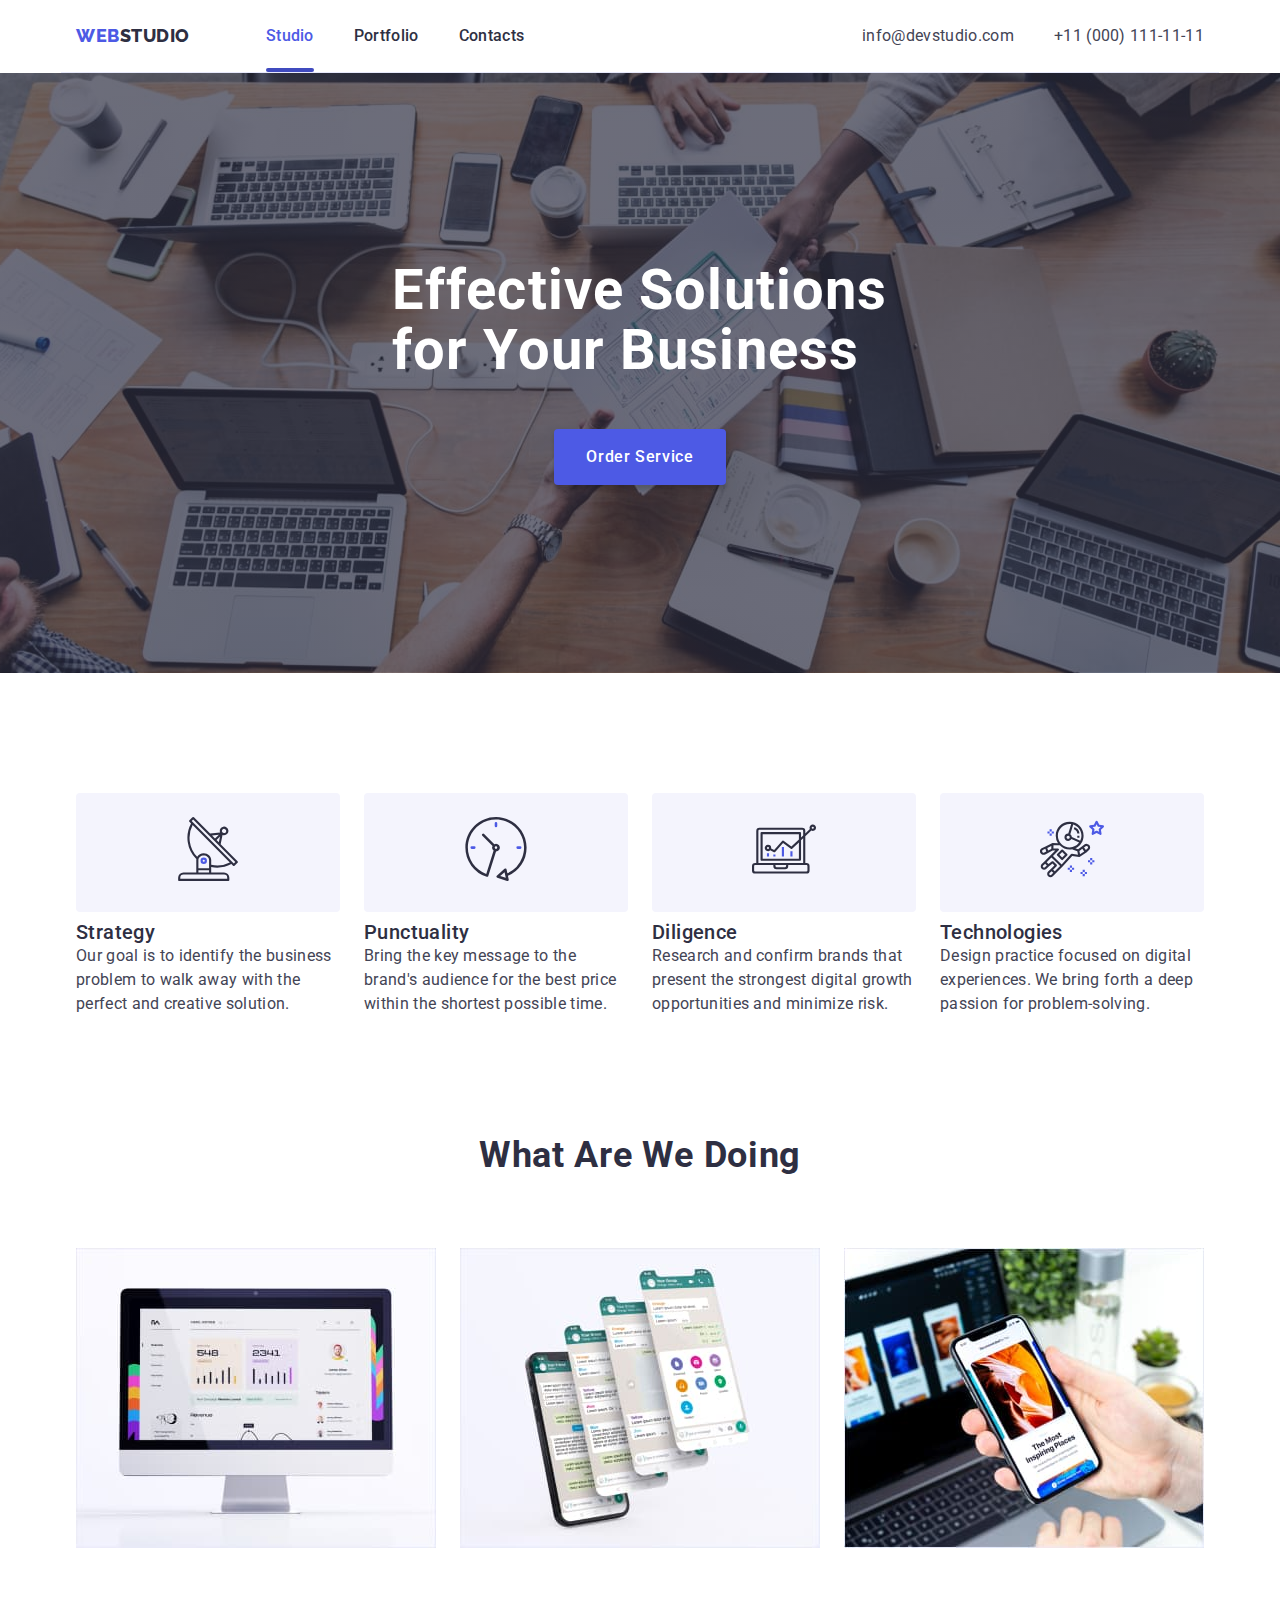
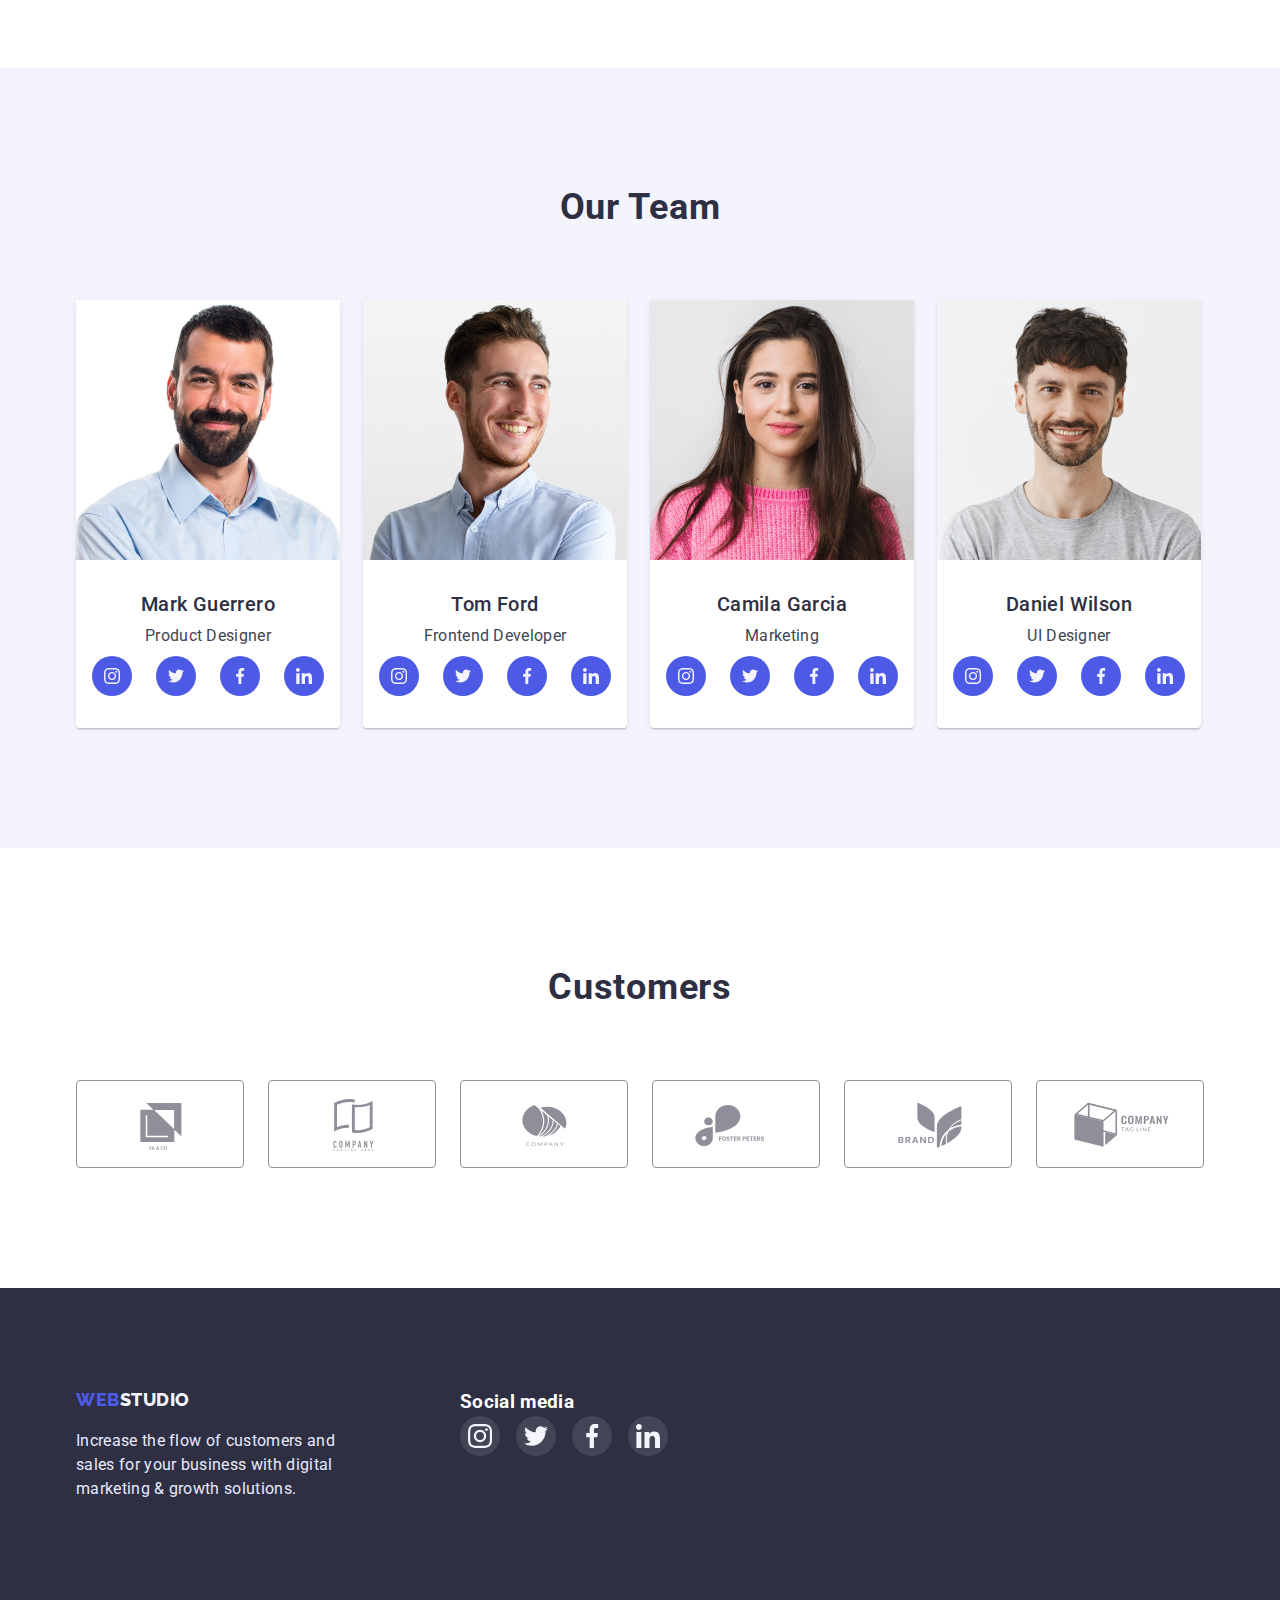
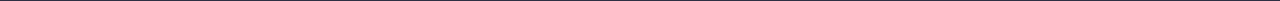
<file: index.html>
<!DOCTYPE html>
<html lang="en">

<head>
    <meta charset="UTF-8">
    <meta http-equiv="X-UA-Compatible" content="IE=edge">
    <meta name="viewport" content="width=device-width, initial-scale=1.0">
    <link rel="stylesheet" href="https://cdnjs.cloudflare.com/ajax/libs/modern-normalize/1.1.0/modern-normalize.css">
    <link rel="preconnect" href="https://fonts.googleapis.com">
    <link rel="preconnect" href="https://fonts.gstatic.com" crossorigin>
    <link href="https://fonts.googleapis.com/css2?family=Raleway:wght@800&family=Roboto:wght@400;500;700&display=swap"
        rel="stylesheet">
    <link rel="stylesheet" href="./css/styles.css">
    <title>Mane page</title>
</head>

<body class="body">
    <header class="head">
<div class="container head-container center">
        <!--Навігація-->
        <nav class="nav center">
            <a href="" class="link-logo  link">web<span class="nav-logo">studio</span></a>
            <ul class="nav-list list">
                <li class="nav-item"><a href="./index.html" class="nav-link link current">Studio</a></li>
                <li class="nav-item"><a href="./portfolio.html" class="nav-link link">Portfolio</a></li>
                <li class="nav-item"><a href="" class="nav-link link">Contacts</a></li>
            </ul>
        </nav>
        <!--Контакти-->
        <ul class="contact list ">
            <li class="contact-list"><a href="mailto:info@devstudio.com" class="contact-link link">info@devstudio.com</a></li>
            <li class="contact-list"><a href="tel:+110001111111" class="contact-link link">+11 (000) 111-11-11</a></li>
        </ul>
</div>

    </header>
    <main>
        <!--Section Hero-->
        <div class="hero-background">
            <section class="section hero">
                <div class="container center">
                    <h1 class="slogan">Effective Solutions for Your Business</h1>
                    <button class="hero-btn btn" data-modal-open type="button">Order Service</button>
                </div>
            </section>
            </div>
            <!--features-->
            <section class="section features">
                <div class="container">
                    <h2 class="title hide">Features</h2>
                    <ul class="feature-list list">
                        <li class="feature-item icon-antenna">
                           <div class="icon-card">
                            <svg class="icon" width="64" height="64">         <use href="./image/symboldefsopt.svg#icon-antenna"></use>
                            </svg>
                           </div>
                            <h3 class="feature-subtitle subtitle">Strategy</h3>
                            <p class="feature-text">Our goal is to identify the business
                                problem to walk away with the perfect and creative solution.</p>
                        </li>
                        <li class="feature-item">
                            <div class="icon-card">
                                <svg class="icon" width="64" height="64">
                                    <use href="./image/symboldefsopt.svg#icon-clock"></use>
                                </svg>
                            </div>
                            <h3 class="feature-subtitle subtitle">Punctuality</h3>
                            <p class="feature-text">Bring the key message to the brand's audience for the best price within the
                                shortest
                                possible time.
                            </p>
                        </li>
                        <li class="feature-item">
                            <div class="icon-card">
                                <svg class="icon" width="64" height="64">
                                    <use href="./image/symboldefsopt.svg#icon-diagram"></use>
                                </svg>
                            </div>
                            <h3 class="feature-subtitle subtitle">Diligence</h3>
                            <p class="feature-text">Research and confirm brands that present the strongest digital growth
                                opportunities
                                and minimize
                                risk.</p>
                        </li>
                        <li class="feature-item">
                            <div class="icon-card">
                                <svg class="icon" width="64" height="64">
                                    <use href="./image/symboldefsopt.svg#icon-astronaut"></use>
                                </svg>
                            </div>
                            <h3 class="feature-subtitle subtitle">Technologies</h3>
                            <p class="feature-text">Design practice focused on digital experiences. We bring forth a deep passion
                                for
                                problem-solving.
                            </p>
                        </li>
                    </ul>
                </div>
            </section>
        <!--What are we doing-->
        <section class="section works">
        <div class="container">
            <h2 class="title">What are we doing</h2>
            <ul class="works-list list">
                <li class="works-item">
                    <img class="image" src="./image/work1.jpg" alt="Monitor" width="360">
                </li>
                <li class="works-item">
                    <img class="image" src="./image/work2.jpg" alt="Mobile" width="360">
                </li>
                <li class="works-item">
                    <img class="image" src="./image/work3.jpg" alt="mobile in hand" width="360">
                </li>
            </ul>
        </div>
        </section>
        <!--Our Team-->
        <section class="section team">
        <div class="container">
            <h2 class="title">Our Team</h2>
            <ul class="team-list list">
                <li class="team-item">
                    <div class="team-item-container">
                        <img class="image" src="./image/worker1.jpg" alt="man" width="264">
                        <div class="team-card">
                            <h3 class="team-people subtitle">Mark Guerrero</h3>
                            <p class="team-profesion">Product Designer</p>
                            <ul class="team-contact list">
                                <li class="team-contact-iteam link"> <a href="" class="link team-link">
                                        <svg class="icon-contact" width="16"  height="16">
                                            <use href="./image/symboldefsopt.svg#icon-instagram"></use>
                                        </svg>
                                    </a>
                                </li>
                                <li class="team-contact-iteam link"> <a href="" class="link team-link">
                                        <svg class="icon-contact" width="16"  height="16">
                                            <use href="./image/symboldefsopt.svg#icon-twitter"></use>
                                        </svg>
                                    </a>
                                </li>
                                <li class="team-contact-iteam link"> <a href="" class="link team-link">
                                        <svg class="icon-contact" width="16"  height="16">
                                            <use href="./image/symboldefsopt.svg#icon-facebook"></use>
                                        </svg>
                                    </a>
                                </li>
                                <li class="team-contact-iteam link"> <a href="" class="link team-link">
                                        <svg class="icon-contact" width="16"  height="16">
                                            <use href="./image/symboldefsopt.svg#icon-linkedin"></use>
                                        </svg>
                                    </a>
                                </li>
                            </ul>
                        </div>
                        
                    </div>
                </li>
                <li class="team-item">
                   <div class="team-item-container">
                    <img class="image" src="./image/worker2.jpg" alt="man" width="264">
                    <div class="team-card">
                        <h3 class="team-people subtitle ">Tom Ford</h3>
                        <p class="team-profesion">Frontend Developer</p>
                        <ul class="team-contact list">
                            <li class="team-contact-iteam link"> <a href="" class="link team-link">
                                    <svg class="icon-contact" width="16"  height="16">
                                        <use href="./image/symboldefsopt.svg#icon-instagram"></use>
                                    </svg>
                                </a>
                            </li>
                            <li class="team-contact-iteam link"> <a href="" class="link team-link">
                                    <svg class="icon-contact" width="16"  height="16">
                                        <use href="./image/symboldefsopt.svg#icon-twitter"></use>
                                    </svg>
                                </a>
                            </li>
                            <li class="team-contact-iteam link"> <a href="" class="link team-link">
                                    <svg class="icon-contact" width="16"  height="16">
                                        <use href="./image/symboldefsopt.svg#icon-facebook"></use>
                                    </svg>
                                </a>
                            </li>
                            <li class="team-contact-iteam link"> <a href="" class="link team-link">
                                    <svg class="icon-contact" width="16"  height="16">
                                        <use href="./image/symboldefsopt.svg#icon-linkedin"></use>
                                    </svg>
                                </a>
                            </li>
                        </ul>
                    </div>
                   </div>
                </li>
                <li class="team-item">
                    <div class="team-item-container">
                        <img class="image" src="./image/worker3.jpg" alt="woman" width="264">
                        <div class="team-card">
                            <h3 class="team-people subtitle">Camila Garcia</h3>
                            <p class="team-profesion">Marketing</p>
                            <ul class="team-contact list">
                                <li class="team-contact-iteam link"> <a href="" class="link team-link">
                                        <svg class="icon-contact" width="16"  height="16">
                                            <use href="./image/symboldefsopt.svg#icon-instagram"></use>
                                        </svg>
                                    </a>
                                </li>
                                <li class="team-contact-iteam link"> <a href="" class="link team-link">
                                        <svg class="icon-contact" width="16"  height="16">
                                            <use href="./image/symboldefsopt.svg#icon-twitter"></use>
                                        </svg>
                                    </a>
                                </li>
                                <li class="team-contact-iteam link"> <a href="" class="link team-link">
                                        <svg class="icon-contact" width="16"  height="16">
                                            <use href="./image/symboldefsopt.svg#icon-facebook"></use>
                                        </svg>
                                    </a>
                                </li>
                                <li class="team-contact-iteam link"> <a href="" class="link team-link">
                                        <svg class="icon-contact" width="16"  height="16">
                                            <use href="./image/symboldefsopt.svg#icon-linkedin"></use>
                                        </svg>
                                    </a>
                                </li>
                            </ul>
                        </div>
                    </div>
                </li>
                <li class="team-item">
                    <div class="team-item-container">
                        <img class="image" src="./image/worker4.jpg" alt="man" width="264">
                        <div class="team-card">
                            <h3 class="team-people subtitle">Daniel Wilson</h3>
                            <p class="team-profesion">UI Designer</p>
                            <ul class="team-contact list">
                                <li class="team-contact-iteam link"> <a href="" class="link team-link">
                                        <svg class="icon-contact" width="16"  height="16">
                                            <use href="./image/symboldefsopt.svg#icon-instagram"></use>
                                        </svg>
                                    </a>
                                </li>
                                <li class="team-contact-iteam link"> <a href="" class="link team-link">
                                        <svg class="icon-contact" width="16"  height="16">
                                            <use href="./image/symboldefsopt.svg#icon-twitter"></use>
                                        </svg>
                                    </a>
                                </li>
                                <li class="team-contact-iteam link"> <a href="" class="link team-link">
                                        <svg class="icon-contact" width="16"  height="16">
                                            <use href="./image/symboldefsopt.svg#icon-facebook"></use>
                                        </svg>
                                    </a>
                                </li>
                                <li class="team-contact-iteam link"> <a href="" class="link team-link">
                                        <svg class="icon-contact" width="16"  height="16">
                                            <use href="./image/symboldefsopt.svg#icon-linkedin"></use>
                                        </svg>
                                    </a>
                                </li>
                            </ul>
                        </div>
                    </div>
                </li>
            </ul>
        </div>
    </section>
    <section class="customers section">
        <div class="container">
            <h2 class="title">Customers</h2>
            <ul class="customers-list list">
                <li class="customers-item"> <a class="customers-link link" href=""> <svg class="customers-icon" ><use href="./image/symboldefsopt.svg#icon-Logo1"></use>
                </svg> </a></li>
                <li class="customers-item"> <a class="customers-link link" href=""> <svg class="customers-icon" ><use href="./image/symboldefsopt.svg#icon-Logo2"></use>
                </svg> </a></li>
                <li class="customers-item"> <a class="customers-link link" href=""> <svg class="customers-icon" ><use href="./image/symboldefsopt.svg#icon-Logo3"></use>
                </svg> </a></li>
                <li class="customers-item"> <a class="customers-link link" href=""> <svg class="customers-icon" ><use href="./image/symboldefsopt.svg#icon-Logo4"></use>
                </svg> </a></li>
                <li class="customers-item"> <a class="customers-link link" href=""> <svg class="customers-icon" ><use href="./image/symboldefsopt.svg#icon-Logo5"></use>
                </svg> </a></li>
                <li class="customers-item"> <a class="customers-link link" href=""> <svg class="customers-icon" ><use href="./image/symboldefsopt.svg#icon-Logo6"></use>
                </svg> </a></li>
            </ul>
        </div>
    </section>
    </main>
    <!--Footer-->
    <footer class="footer">
        <div class="container footer-container">
            <div class="footer-information">
                <a class="footer-link" href="">web<span class="footer-logo">studio</span></a>
                <p class="footer-text">Increase the flow of customers and sales for your business with digital marketing & growth
                    solutions.</p>
            </div>
            <div class="social-media">
            <h3 class="subtitle-media">Social media</h3>
            <ul class="social-media-list list">
                <li class="social-media-items">
                    <a class="social-media-link link" href="
                    " class="social-media-link"><svg class="media-icon">
                        <use href="./image/symboldefsopt.svg#icon-instagram"></use>
                    </svg></a>
                </li>
                <li class="social-media-items">
                    <a class="social-media-link link" href="" class="social-media-link">
                        <svg class="media-icon">
                            <use href="./image/symboldefsopt.svg#icon-twitter"></use>
                        </svg>
                    </a>
                </li>
                <li class="social-media-items">
                    <a class="social-media-link link" href="" class="social-media-link">
                        <svg class="media-icon">
                            <use href="./image/symboldefsopt.svg#icon-facebook"></use>
                        </svg>
                    </a>
                    
                </li>
                <li class="social-media-items">
                    <a class="social-media-link link" href="" class="social-media-link">
                        <svg class="media-icon">
                            <use href="./image/symboldefsopt.svg#icon-linkedin"></use>
                        </svg>
                    </a>
                </li>
            </ul>
            </div>
        </div> 
    </footer>
    <div class="backdrop is-hidden" data-modal>
        <div class="modal">
            <button type="button" data-modal-close class="modal-close-btn btn">
                <svg class="modal-btn-close-icon" width="8" height="8"><use href="./image/symboldefsopt.svg#icon-close"></use></svg>
            </button>
        </div>
    </div>
    <script src="./js/modal.js"></script>
</body>
</html>
</file>
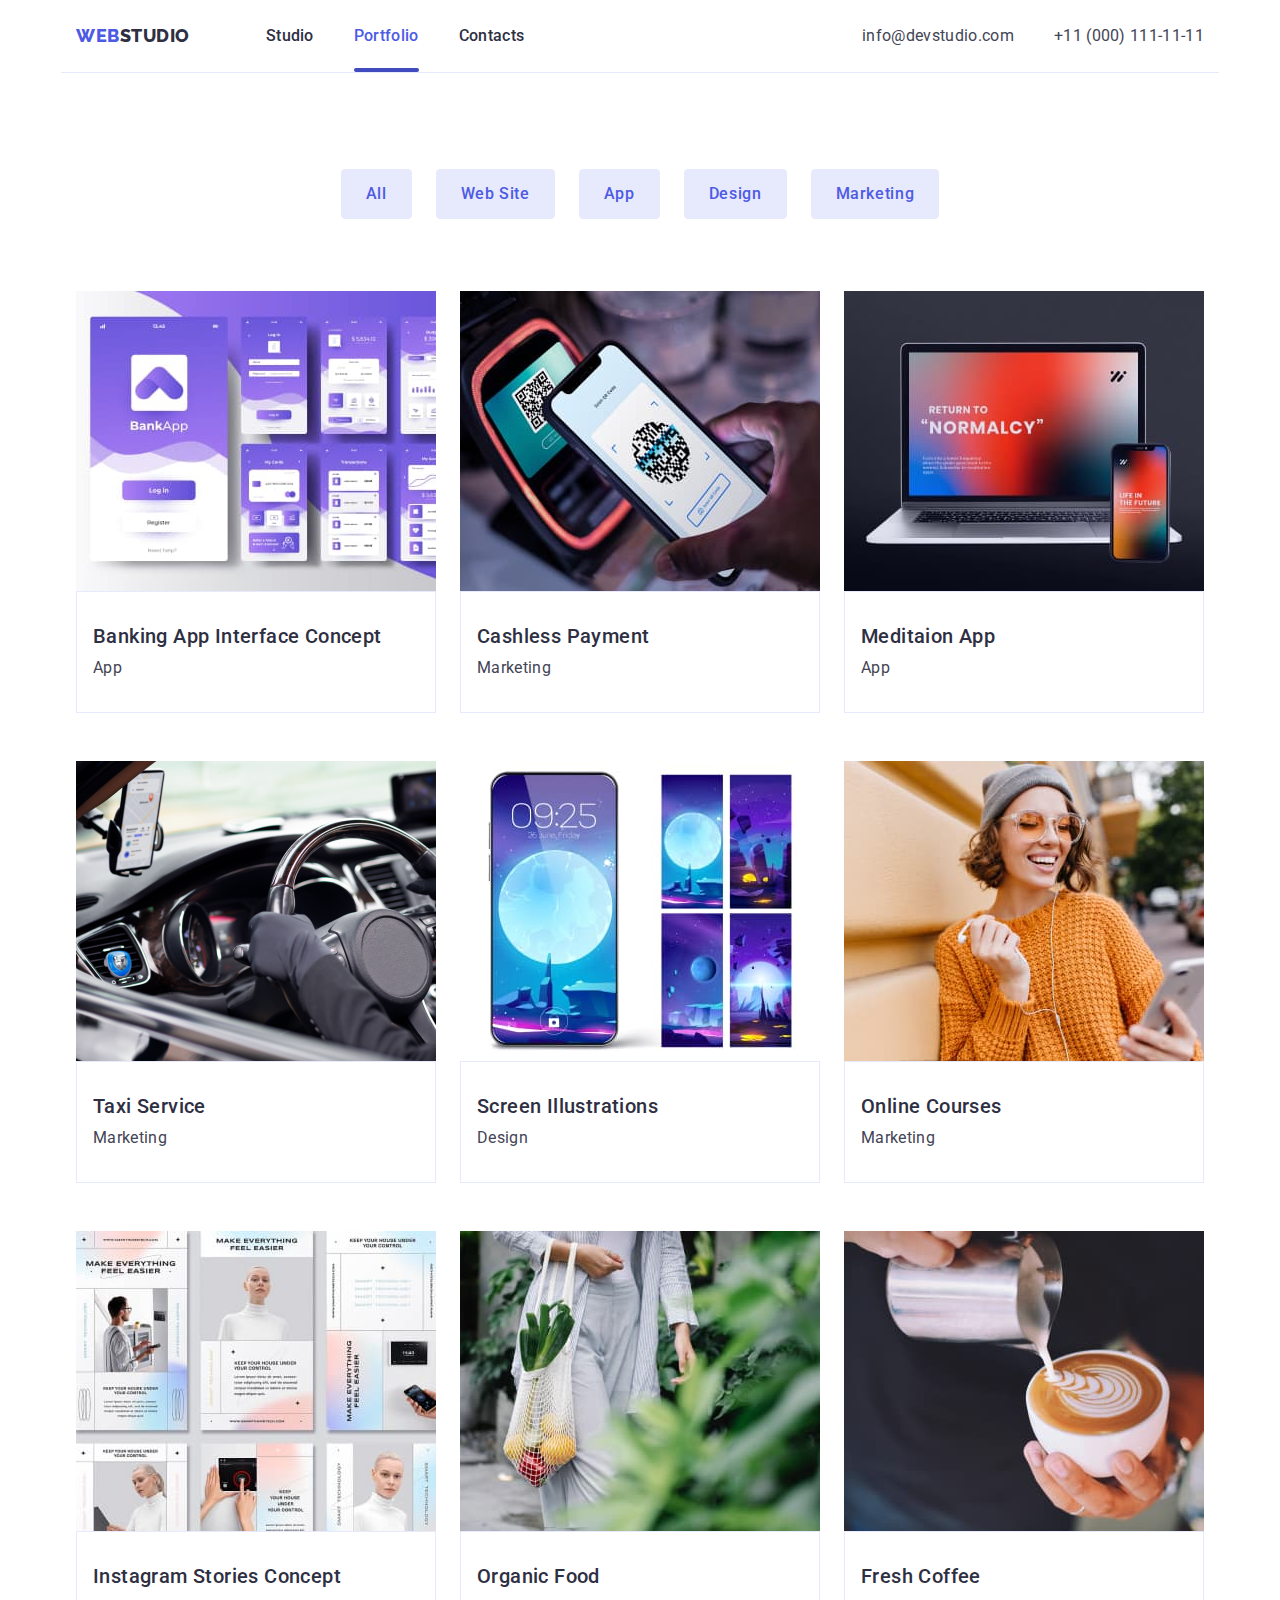
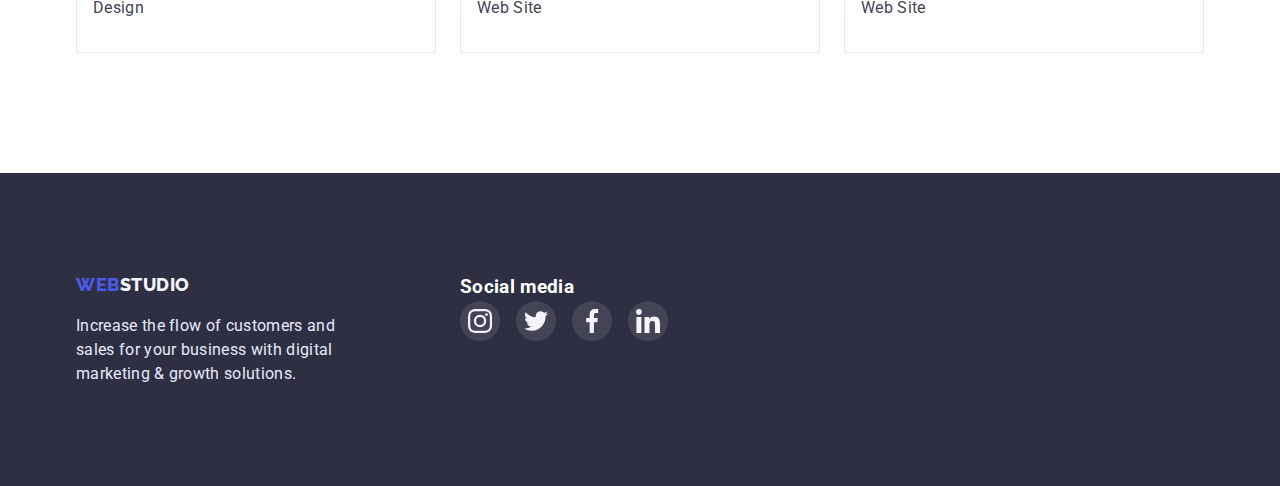
<file: portfolio.html>
<!DOCTYPE html>
<html lang="en">
<head>
    <meta charset="UTF-8">
    <meta http-equiv="X-UA-Compatible" content="IE=edge">
    <meta name="viewport" content="width=device-width, initial-scale=1.0">
    <link rel="stylesheet" href="https://cdnjs.cloudflare.com/ajax/libs/modern-normalize/1.1.0/modern-normalize.css">
    <link rel="preconnect" href="https://fonts.googleapis.com">
    <link rel="preconnect" href="https://fonts.gstatic.com" crossorigin>
    <link href="https://fonts.googleapis.com/css2?family=Raleway:wght@800&family=Roboto:wght@400;500;700&display=swap"
        rel="stylesheet">
    <link rel="stylesheet" href="./css/styles.css">
    <title>Portfolio</title>
</head>
<body class="body">
    <!--Навігація-->
    <header class="head">
        <div class="container head-container center">
    <nav class="nav center">
            <a href="" class="link-logo  link">web<span class="nav-logo">studio</span></a>
            <ul class="nav-list list">
                <li class="nav-item"><a href="./index.html" class="nav-link link">Studio</a></li>
                <li class="nav-item"><a href="./portfolio.html" class="nav-link link current">Portfolio</a></li>
                <li class="nav-item"><a href="" class="nav-link link">Contacts</a></li>
            </ul>
    </nav>
        <!--Контакти-->
        <ul class="contact list ">
            <li class="contact-list"><a href="mailto:info@devstudio.com" class="contact-link link">info@devstudio.com</a></li>
            <li class="contact-list"><a href="tel:+110001111111" class="contact-link link">+11 (000) 111-11-11</a></li>
        </ul>
        </div>
    </header>
    <main>
        <!--Section our work-->
        <section class="section section-work">
        <div class="container">
            <h1 class="hide">Our works</h1>
            <ul class="work-list list">
                <li class="work-item"><button class="work-btn btn" type="button">All</button></li>
                <li class="work-item"><button class="work-btn btn" type="button">Web Site</button></li>
                <li class="work-item"><button class="work-btn btn" type="button">App</button></li>
                <li class="work-item"><button class="work-btn btn" type="button">Design</button></li>
                <li class="work-item"><button class="work-btn btn" type="button">Marketing</button></li>
            </ul>
            <h2 class="hide">Cards</h2>
            <ul class="cards-list list">
                <li class="cards-item">
                    <a href="" class="cards-link link">
                        <div class="cards-link-overlay">
                            <img class="image" src="./image/filtr1.jpg" alt="app" width="360">
                            <p class="overlay">Lorem ipsum dolor sit amet consectetur adipisicing elit. Enim reprehenderit ratione beatae ea eius
                                facilis iusto repellat praesentium, ut neque reiciendis doloribus odio nostrum voluptates, assumenda nisi molestias
                                sapiente nemo?Lorem ipsum dolor sit amet consectetur adipisicing elit. Enim reprehenderit ratione beatae ea eius
                                facilis iusto repellat praesentium, ut neque reiciendis doloribus odio nostrum voluptates, assumenda nisi molestias
                                sapiente nemo?</p>
                        </div>
                        <div class="cards-description">
                            <h3 class="cards-subtitle subtitle">Banking App Interface Concept</h3>
                            <p class="cards-text">App</p>
                        </div>
                    </a>
                </li>
                <li class="cards-item">
                    <a href="" class="cards-link link">
                        <div class="cards-link-overlay">
                            <img class="image" src="./image/filtr2.jpg" alt="payment by telephone" width="360">
                            <p class="overlay">Lorem ipsum dolor sit amet consectetur adipisicing elit. Enim reprehenderit ratione beatae ea
                                eius
                                facilis iusto repellat praesentium, ut neque reiciendis doloribus odio nostrum voluptates, assumenda nisi
                                molestias
                                sapiente nemo?Lorem ipsum dolor sit amet consectetur adipisicing elit. Enim reprehenderit ratione beatae ea eius
                                facilis iusto repellat praesentium, ut neque reiciendis doloribus odio nostrum voluptates, assumenda nisi
                                molestias
                                sapiente nemo?</p>
                        </div>
                        <div class="cards-description">
                            <h3 class="cards-subtitle subtitle">Cashless Payment</h3>
                            <p class="cards-text">Marketing</p>
                        </div> 
                    </a>
                </li>
                <li class="cards-item">
                    <a href="" class="cards-link link">
                        <div class="cards-link-overlay">
                            <img class="image" src="./image/filtr3.jpg" alt="Computer and phone" width="360">
                            <p class="overlay">Lorem ipsum dolor sit amet, consectetur adipisicing elit. Quibusdam, aliquam facere? Laboriosam, et tenetur! Eaque consequuntur sint fugiat facere provident. Cum velit obcaecati modi eaque nesciunt ipsam sint pariatur ipsa.</p>
                        </div>
                        <div class="cards-description">
                            <h3 class="cards-subtitle subtitle">Meditaion App</h3>
                            <p class="cards-text">App</p>
                        </div>
                    </a>
                </li>
                <li class="cards-item">
                    <a href="" class="cards-link link">
                        <div class="cards-link-overlay">
                            <img class="image" src="./image/filtr4.jpg" alt="Phone in the car" width="360">
                            <p class="overlay">Lorem ipsum dolor sit amet consectetur adipisicing elit. Enim reprehenderit ratione beatae ea
                                eius
                                facilis iusto repellat praesentium, ut neque reiciendis doloribus odio nostrum voluptates, assumenda nisi
                                molestias
                                sapiente nemo?Lorem ipsum dolor sit amet consectetur adipisicing elit. Enim reprehenderit ratione beatae ea eius
                                facilis iusto repellat praesentium, ut neque reiciendis doloribus odio nostrum voluptates, assumenda nisi
                                molestias
                                sapiente nemo?</p>
                        </div>
                        <div class="cards-description">
                            <h3 class="cards-subtitle subtitle">Taxi Service</h3>
                            <p class="cards-text">Marketing</p>
                        </div>
                    </a>
                </li>
                <li class="cards-item">
                    <a href="" class="cards-link link">
                        <div class="cards-link-overlay">
                        <img class="image" src="./image/filtr5.jpg" alt="Screen for phone" width="360">
                            <p class="overlay">Lorem ipsum dolor sit amet consectetur adipisicing elit. Enim reprehenderit ratione beatae ea
                                eius
                                facilis iusto repellat praesentium, ut neque reiciendis doloribus odio nostrum voluptates, assumenda nisi
                                molestias
                                sapiente nemo?Lorem ipsum dolor sit amet consectetur adipisicing elit. Enim reprehenderit ratione beatae ea eius
                                facilis iusto repellat praesentium, ut neque reiciendis doloribus odio nostrum voluptates, assumenda nisi
                                molestias
                                sapiente nemo?</p>
                        </div>
                        <div class="cards-description">
                            <h3 class="cards-subtitle subtitle">Screen Illustrations</h3>
                            <p class="cards-text">Design</p>
                        </div>
                    </a>
                </li>
                <li class="cards-item">
                    <a href="" class="cards-link link">
                        <div class="cards-link-overlay">
                        <img class="image" src="./image/filtr6.jpg" alt="a woman with a phone" width="360">
                            <p class="overlay">Lorem ipsum dolor sit amet consectetur adipisicing elit. Enim reprehenderit ratione beatae ea
                                eius
                                facilis iusto repellat praesentium, ut neque reiciendis doloribus odio nostrum voluptates, assumenda nisi
                                molestias
                                sapiente nemo?Lorem ipsum dolor sit amet consectetur adipisicing elit. Enim reprehenderit ratione beatae ea eius
                                facilis iusto repellat praesentium, ut neque reiciendis doloribus odio nostrum voluptates, assumenda nisi
                                molestias
                                sapiente nemo?</p>
                        </div>
                        <div class="cards-description">
                            <h3 class="cards-subtitle subtitle">Online Courses</h3>
                            <p class="cards-text">Marketing</p>
                        </div>
                    </a>
                </li>
                <li class="cards-item">
                    <a href="" class="cards-link link">
                        <div class="cards-link-overlay">
                        <img class="image" src="./image/filtr7.jpg" alt="Instagram" width="360">
                            <p class="overlay">Lorem ipsum dolor sit amet consectetur adipisicing elit. Enim reprehenderit ratione beatae ea
                                eius
                                facilis iusto repellat praesentium, ut neque reiciendis doloribus odio nostrum voluptates, assumenda nisi
                                molestias
                                sapiente nemo?Lorem ipsum dolor sit amet consectetur adipisicing elit. Enim reprehenderit ratione beatae ea eius
                                facilis iusto repellat praesentium, ut neque reiciendis doloribus odio nostrum voluptates, assumenda nisi
                                molestias
                                sapiente nemo?</p>
                        </div>
                        <div class="cards-description">
                            <h3 class="cards-subtitle subtitle">Instagram Stories Concept</h3>
                            <p class="cards-text">Design</p>
                        </div>
                    </a>
                </li>
                <li class="cards-item">
                    <a href="" class="cards-link link">
                        <div class="cards-link-overlay">
                        <img class="image" src="./image/filtr8.jpg" alt="a woman carries a bag with groceries " width="360">
                            <p class="overlay">Lorem ipsum dolor sit amet consectetur adipisicing elit. Enim reprehenderit ratione beatae ea
                                eius
                                facilis iusto repellat praesentium, ut neque reiciendis doloribus odio nostrum voluptates, assumenda nisi
                                molestias
                                sapiente nemo?Lorem ipsum dolor sit amet consectetur adipisicing elit. Enim reprehenderit ratione beatae ea eius
                                facilis iusto repellat praesentium, ut neque reiciendis doloribus odio nostrum voluptates, assumenda nisi
                                molestias
                                sapiente nemo?</p>
                        </div>
                        <div class="cards-description">
                            <h3 class="cards-subtitle subtitle">Organic Food</h3>
                            <p class="cards-text">Web Site</p>
                        </div> 
                    </a>
                </li>
                <li class="cards-item">
                    <a href="" class="cards-link link">
                        <div class="cards-link-overlay">
                        <img class="image" src="./image/filtr9.jpg" alt="a cup of cofee" width="360">
                            <p class="overlay">Lorem ipsum dolor sit amet consectetur adipisicing elit. Enim reprehenderit ratione beatae ea
                                eius
                                facilis iusto repellat praesentium, ut neque reiciendis doloribus odio nostrum voluptates, assumenda nisi
                                molestias
                                sapiente nemo?Lorem ipsum dolor sit amet consectetur adipisicing elit. Enim reprehenderit ratione beatae ea eius
                                facilis iusto repellat praesentium, ut neque reiciendis doloribus odio nostrum voluptates, assumenda nisi
                                molestias
                                sapiente nemo?</p>
                        </div>
                        <div class="cards-description">
                            <h3 class="cards-subtitle subtitle">Fresh Coffee</h3>
                            <p class="cards-text">Web Site</p>
                        </div>
                    </a>
                </li>
            </ul>
        </div>
        </section>
    </main>
    <footer class="footer">
        <div class="container footer-container">
            <div class="footer-information">
                <a class="footer-link" href="">web<span class="footer-logo">studio</span></a>
                <p class="footer-text">Increase the flow of customers and sales for your business with digital marketing &
                    growth
                    solutions.</p>
            </div>
            <div class="social-media">
                <h3 class="subtitle-media">Social media</h3>
                <ul class="social-media-list list">
                    <li class="social-media-items">
                        <a class="social-media-link link" href="
                        " class="social-media-link"><svg class="media-icon">
                                <use href="./image/symboldefsopt.svg#icon-instagram"></use>
                            </svg></a>
                    </li>
                    <li class="social-media-items">
                        <a class="social-media-link link" href="" class="social-media-link">
                            <svg class="media-icon">
                                <use href="./image/symboldefsopt.svg#icon-twitter"></use>
                            </svg>
                        </a>
                    </li>
                    <li class="social-media-items">
                        <a class="social-media-link link" href="" class="social-media-link">
                            <svg class="media-icon">
                                <use href="./image/symboldefsopt.svg#icon-facebook"></use>
                            </svg>
                        </a>
    
                    </li>
                    <li class="social-media-items">
                        <a class="social-media-link link" href="" class="social-media-link">
                            <svg class="media-icon">
                                <use href="./image/symboldefsopt.svg#icon-linkedin"></use>
                            </svg>
                        </a>
                    </li>
                </ul>
            </div>
        </div>
    </footer>
</body>
</html>
</file>
<file: css/styles.css>
/* *,
* ::before,
* ::after {
    box-sizing: inherit;
} */

:root {
    --dark: #2E2F42;
    --primary-brand: #4D5AE5;
    --pressed-state: #404BBF;
    --success: #31D0AA;
    --text: #434455;
    --subtle-text: #8E8F99;
    --accent: #E7E9FC;
    --light: #F4F4FD;
    --color-btn: #ffffff;
    --duration-time-function: 250ms cubic-bezier(0.4, 0, 0.2, 1);
}

/*---------------normalize class------------------*/

h1, h2, h3, h4, h5, p {
    margin-top: 0;
    margin-bottom: 0;
}

ul, ol {
    margin-top: 0;
    margin-bottom: 0;
    padding-left: 0;
}

img {display: block;
    max-width: 100%;
    height: auto;
}

address {
    font-style: normal;
}


a {text-decoration: none;
}

.list {list-style: none;}

.link {
    text-decoration: none;
    color: inherit;}

/*-----------------------main class------------*/

.container {
    max-width: 1158px;
    padding-left: 15px;
    padding-right: 15px;
    margin: 0 auto;
}



.body {
    background-color: var(--color-btn);
    font-family: 'Roboto', sans-serif;
    font-size: 16px;
    line-height: 1.5;
    letter-spacing: 0.02em;
    color: var(--text);
}

.head {}

.section {
   padding-bottom: 120px;
   padding-top: 120px;
}
.title {
    font-size: 36px;
    line-height: 1.11;
    letter-spacing: 0.02em;
    text-transform: capitalize;
    color: var(--dark);
    text-align: center;

    margin-bottom: 72px;
}

.subtitle {
    font-weight: 500;
    font-size: 20px;
    line-height: 1.2;
    letter-spacing: 0.02em;
}

.btn {
    display: flex;
    font-family: inherit;
    font-weight: 500;
    font-size: 16px;
    line-height: 1.5;
    letter-spacing: 0.04em;
    cursor: pointer;
    background-color: transparent;
    padding: 0;
    border: none;
}
 .center {
    align-items: center;
 }

 .hide {
     position: absolute;
     width: 1px;
     height: 1px;
     margin: -1px;
     padding: 0;
     overflow: hidden;
     border: 0;
     clip: rect(0 0 0 0);
 }

 /*------------------Navigation-----------------------*/
.head-container {
    display: flex;
    border-bottom: 1px solid var(--accent);
}

 .nav {
    display: flex;
 }

.nav-list {
    display: flex;
    flex-wrap: wrap;
    gap: 40px;
    /* padding-top: 24px;
    padding-bottom: 24px; */

    margin-left: 76px;
}

.nav-link {
    display: block;
    padding-top: 24px;
    padding-bottom: 24px;   
    font-weight: 500;
    line-height: 1.5;
    letter-spacing: 0.02em;
    color: var(--dark);
    transition: color var(--duration-time-function);
}

.nav-item .current {
    position: relative;
    color: var(--primary-brand)
}

.link-logo, .footer-link, .nav-logo,
.footer-logo {
    font-family: 'Raleway', sans-serif;
    font-weight: 800;
    font-size: 18px;
    line-height: 1.33;
    letter-spacing: 0.03em;
    text-transform: uppercase;
    
}

.link-logo,
.footer-link {
    color: var(--primary-brand);
}

.nav-logo{
    color: var(--dark);
}

.nav-item .current::after {
    content: '';
    position: absolute;
    bottom: 0;
    width: 100%;
    height: 4px;
    background: var(--pressed-state);
    border-radius: 2px;
    display: block;
}

.contact {
    display: flex;
    flex-wrap: wrap;
    gap: 40px;

    margin-left: auto;
}

.contact-link {
    line-height: 1.5;
    letter-spacing: 0.02em;
    color: inherit;
    transition: color var(--duration-time-function);
}

.nav-link:hover,
.nav-link:focus,
.contact-link:hover,
.contact-link:focus {
    color: var(--primary-brand);
}
.contact-list {
  
   }
    

   /* -----------------------Section Hero------------------- */
   .hero-background {
    /* background-image: url(../image/darkbg.png), url(../image/herotitle.jpg) ; */
    background-image: linear-gradient(rgba(46, 47, 66, 0.7), rgba(46, 47, 66, 0.7)), url(../image/herotitle.jpg);
    max-width: 1440px;
    height: auto;
    margin: 0 auto;
    background-repeat: no-repeat;
    background-position: center;
    background-size: cover;
    background-color: rgba(46, 47, 66, 0.7);
    }
   .section.hero {
    
    padding: 188px;
   }

  .slogan {
    max-width: 496px;

    font-weight: 700;
    font-size: 56px;
    line-height: 1.07;
    letter-spacing: 0.02em;
    color: var(--color-btn);

    margin: 0 auto 48px auto;
  }

   .hero-btn {
    min-width: 116px;
    
    background-color: var(--primary-brand);
    color: var(--color-btn);
    border-radius: 4px;
    box-shadow: 0px 4px 4px rgba(0, 0, 0, 0.15);

    margin: 0 auto;
    padding: 16px 32px;

    transition: background-color var(--duration-time-function);
  
   }

   .hero-btn:hover, .hero-btn:focus {
    background-color: var(--pressed-state);
      }

/* -------------------------------------features------------------------------ */
.section.features {
    padding-bottom: 0;
}

.feature-list {
    display: flex;
    flex-wrap: wrap;
    gap: 24px;
    color: var(--dark);
}

.feature-item {
     flex-basis: calc((100% - 72px) / 4) ;
}

 .icon-card{
    text-align: center;
    background: var(--light);
    border-radius: 4px;
    padding-top: 24px;
    padding-bottom: 24px;
    min-width: 264px;
 }

.icon {
 
}

.feature-subtitle {
    font-weight: 500;
    font-size: 20px;
    line-height: 1.2;
    letter-spacing: 0.02em;
    color: var(--dark);
    margin-top: 8px;
}

.feature-text {
    /* max-width: 264px; */
    color: var(--text);
}

/* -----------------------------What are we doing ----------------------------*/
  .works {}

  .works-list {
    display: flex;
    flex-wrap: wrap;
    gap: 24px;
  }

  .works-item {
    flex-basis: calc((100% - 48px) / 3);
  }

  .image {
     width: 100%; 
  }

/* -------------------------Our Team ----------------------------*/
  .team {
    background-color: var(--light);
  }

  .team-list {
    display: flex;
    flex-wrap: wrap;
    gap: 23px;
  }

  .team-item {
    background-color: var(--color-btn);
      }

  .team-item-container {
    box-shadow: 0px 1px 6px rgba(46, 47, 66, 0.08), 0px 1px 1px rgba(46, 47, 66, 0.16), 0px 2px 1px rgba(46, 47, 66, 0.08);
    border-radius: 0px 0px 4px 4px;
  }

  .team-people {
    color: var(--dark);
    text-align: center;
    margin-bottom: 8px;
  }

  .team-profesion {
    text-align: center;
    margin-bottom: 8px;
    }

.team-card {
    padding: 32px 16px;
    }

.team-contact{
    display: flex;
    gap: 24px;
    justify-content: center;
}

.team-contact-iteam{
    width: 40px;
    height: 40px;
}

.team-link{
    display: flex;
    width: 100%;
    height: 100%;
    background: var(--primary-brand);
    border-radius: 50%;
    justify-content: center;
    align-items: center;
    transition: background-color var(--duration-time-function);
}

.team-link:is(:hover, :focus) {
    background-color: var(--pressed-state);

}

.icon-contact{

}

/*-------------------------Customers--------------------------------*/
.customers {}

.customers-list {
    display: flex;
    gap: 24px;
    flex-wrap: wrap;
}

.customers-item {
    flex-basis: calc((100% - 120px) / 6);
    }

.customers-link {
    display: flex;
    justify-content: center;
    align-items: center;
    width: 100%;
    height: 88px;
    padding: 0 30px;
    border: 1px solid var(--subtle-text);
    border-radius: 4px;
    color: var(--pressed-state);
    transition: border-color var(--duration-time-function), color var(--duration-time-function);
}

.customers-link:is(:focus, :hover){
        border-color: var(--pressed-state);
        /* color: var(--pressed-state); */
       
    }

.customers-icon {
    width: 104px;
    height: 56px;
    fill: #8e8f99;
    transition: fill var(--duration-time-function);
    
}

.customers-link:is(:focus, :hover) .customers-icon {
    fill: currentColor;
 }

/* ------------------------Footer ----------------------------------*/
.footer {
    padding-top: 100px;
    padding-bottom: 100px;
    background-color: var(--dark);
}
.footer-container {
    display: flex;
}

.footer-information {
    margin-right: 120px;
}

.footer-link {

}

.footer-logo {
    color: var(--light);
}

.footer-text {
    max-width: 264px;
    color: var(--accent);
    margin-top: 16px;
}

.social-media {}

.subtitle-media {
    color: var(--color-btn);
}

.social-media-list {
    display: flex;
    flex-grow: 1;
    gap: 16px;
    width: 40px;
    height: 40px;
}

.social-media-link {
    display: flex;
    justify-content: center;
    align-items: center;
    background: rgba(255, 255, 255, 0.1);
    border-radius: 50%;
    width: 100%;
    height: 100%;
    padding: 8px;
    transition: background-color var(--duration-time-function);
}

.social-media-link:is(:hover, :focus) {
    background-color: #31D0AA;
}

.media-icon {
    width: 24px;
    height: 24px;
}


/*---------------------------------------- our work -----------------------*/

.section-work {
    padding-top: 96px;
}
.work-list {
    display: flex;
    justify-content: center;
    margin-bottom: 72px;
}

.work-item {}

.work-btn:focus, .work-btn:hover {
    background-color: var(--pressed-state);
    color: var(--color-btn);
}
.work-btn {
    color: var(--primary-brand);
    background-color: var(--accent);

    border: 1px solid var(--accent);
    border-radius: 4px;
    padding: 12px 24px;
    transition: background-color var(--duration-time-function), color var(--duration-time-function);
    }

.work-item:is(:hover, :focus) {
    box-shadow: 0px 1px 6px rgba(46, 47, 66, 0.08), 0px 1px 1px rgba(46, 47, 66, 0.16), 0px 2px 1px rgba(46, 47, 66, 0.08);
}
.work-item:not(:last-child) {
    margin-right: 24px;
    transition: box-shadow var(--duration-time-function);
}

.cards-list {
    display: flex;
    flex-wrap: wrap;
    gap: 48px 24px;
}
.cards-item{
    max-width: 360px;
    transition: box-shadow var(--duration-time-function) ;
}

.cards-item:hover {
    box-shadow: 0px 1px 6px rgba(46, 47, 66, 0.08), 0px 1px 1px rgba(46, 47, 66, 0.16), 0px 2px 1px rgba(46, 47, 66, 0.08);
  }

.cards-link {
}

.cards-description {
    padding: 32px 16px;
    border: 1px solid var(--accent);
     }
.link {}

.cards-subtitle {
    color: var(--dark);
    margin-bottom: 8px;
}

.cards-text {
}
.cards-link-overlay{
    position: relative;
    overflow: hidden;
}
.overlay {
    position: absolute;
    top: 0;
    left: 0;
    width: 100%;
    height: 100%;
    padding-top: 40px;
    padding-left: 32px;
    padding-right: 32px;
    color: var(--light);
    background-color: var(--primary-brand);
    overflow: hidden;
    overflow: auto;
    transform: translateY(100%);
    opacity: 0;
    transition: transform var(--duration-time-function), opacity var(--duration-time-function);
}

.cards-link:hover .overlay {
    transform: translateY(0%);
    opacity: 1;
    }
/*----------------------modal-window-------------------------------*/
.backdrop {
    position: fixed;
    top: 0;
    left: 0;
    width: 100%;
    height: 100%;
    z-index: 100;
    background-color: rgba(46, 47, 66, 0.4);
    transition: opacity var(--duration-time-function), visibility var(--duration-time-function);
}
.backdrop.is-hidden {
    opacity: 0;
    /* visibility: hidden; */
    pointer-events: none;
    ;

}
.backdrop.is-hidden .modal {
    transform: translate(-50%, -50%) scale(0.5);
}
.modal {
    position: absolute;
    top: 50%;
    left: 50%;
    /* translate: (-50%, -50%); */
    min-width: 408px;
    min-height: 576px;
    background-color: #FCFCFC;
    transform: translate(-50%, -50%) scale(1);
    transition: transform var(--duration-time-function) ;
}



.modal-close-btn {
    position: absolute;
    top: 24px;
    right: 24px;
    display: flex;
    justify-content: center;
    align-items: center;
    width: 24px;
    height: 24px;
  
    border-radius: 50%;
    background: #E7E9FC;
    border: 1px solid rgba(0, 0, 0, 0.1);
    transition: border-color var(--duration-time-function);
}
.modal-btn-close-icon {
    transition: fill var(--duration-time-function);
}

.modal-close-btn:is(:hover, :focus) {
    border-color: var(--pressed-state);
}
.modal-close-btn:is(:hover, :focus) .modal-btn-close-icon {
    fill: var(--pressed-state);
    
}
</file>
